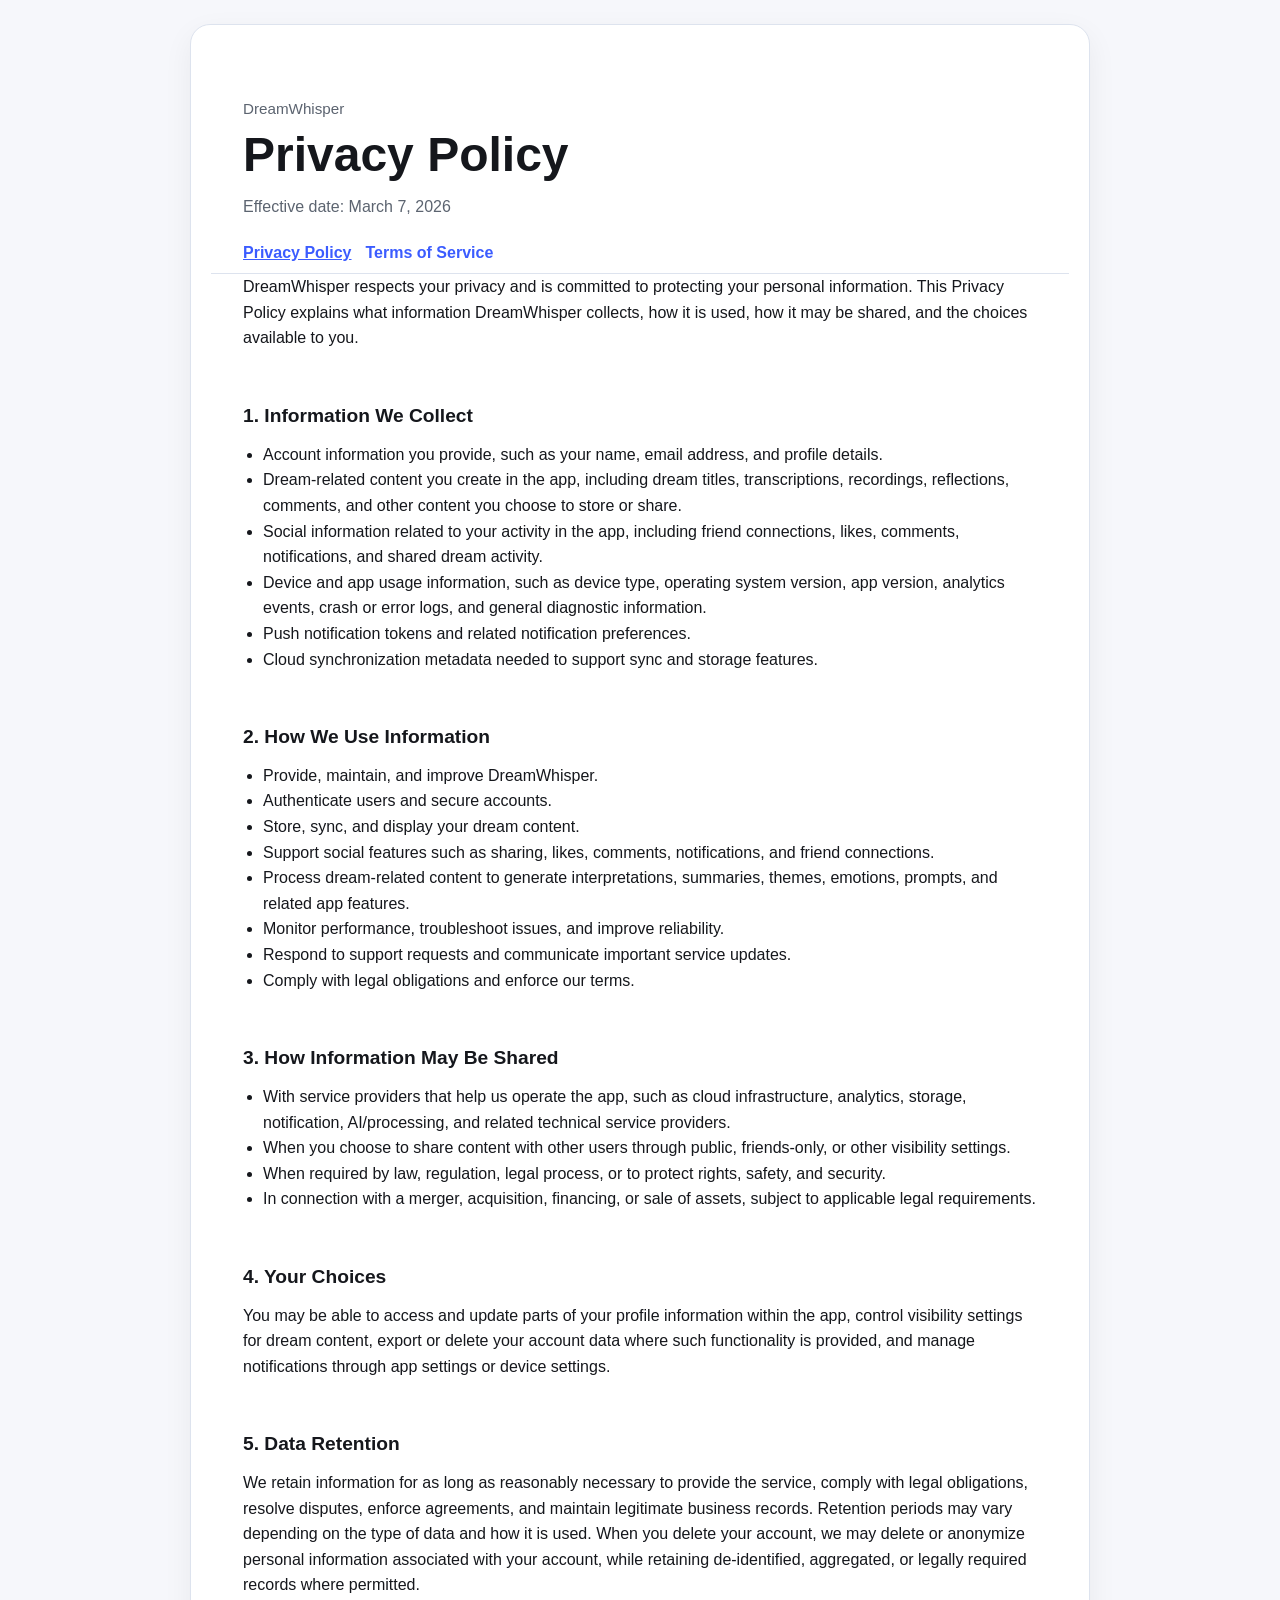
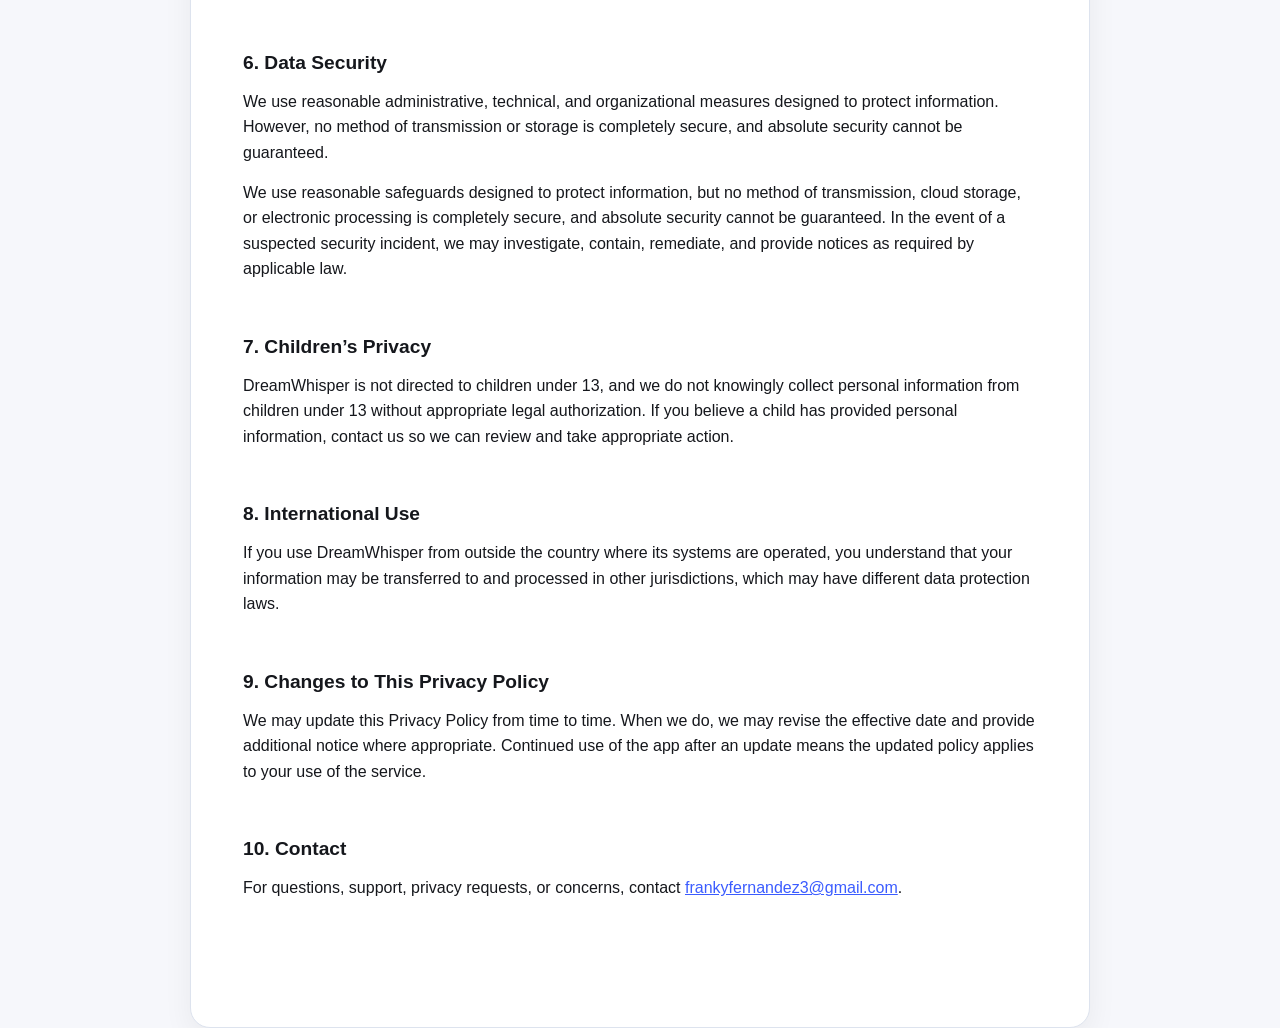
<file: index.html>
<!doctype html>
<html lang="en">
<head>
  <meta charset="utf-8">
  <meta name="viewport" content="width=device-width, initial-scale=1">
  <title>DreamWhisper Privacy Policy</title>
  <meta name="description" content="DreamWhisper Privacy Policy">
  <link rel="stylesheet" href="styles.css">
</head>
<body>
  <main class="container legal-doc">
    <header class="header">
      <p class="eyebrow">DreamWhisper</p>
      <h1>Privacy Policy</h1>
      <p class="meta">Effective date: March 7, 2026</p>
      <nav class="nav-links">
        <a aria-current="page" href="./index.html">Privacy Policy</a>
        <a href="./terms.html">Terms of Service</a>
      </nav>
    </header>

    <section>
      <p>DreamWhisper respects your privacy and is committed to protecting your personal information. This Privacy Policy explains what information DreamWhisper collects, how it is used, how it may be shared, and the choices available to you.</p>
    </section>

    <section>
      <h2>1. Information We Collect</h2>
      <ul>
        <li>Account information you provide, such as your name, email address, and profile details.</li>
        <li>Dream-related content you create in the app, including dream titles, transcriptions, recordings, reflections, comments, and other content you choose to store or share.</li>
        <li>Social information related to your activity in the app, including friend connections, likes, comments, notifications, and shared dream activity.</li>
        <li>Device and app usage information, such as device type, operating system version, app version, analytics events, crash or error logs, and general diagnostic information.</li>
        <li>Push notification tokens and related notification preferences.</li>
        <li>Cloud synchronization metadata needed to support sync and storage features.</li>
      </ul>
    </section>

    <section>
      <h2>2. How We Use Information</h2>
      <ul>
        <li>Provide, maintain, and improve DreamWhisper.</li>
        <li>Authenticate users and secure accounts.</li>
        <li>Store, sync, and display your dream content.</li>
        <li>Support social features such as sharing, likes, comments, notifications, and friend connections.</li>
        <li>Process dream-related content to generate interpretations, summaries, themes, emotions, prompts, and related app features.</li>
        <li>Monitor performance, troubleshoot issues, and improve reliability.</li>
        <li>Respond to support requests and communicate important service updates.</li>
        <li>Comply with legal obligations and enforce our terms.</li>
      </ul>
    </section>

    <section>
      <h2>3. How Information May Be Shared</h2>
      <ul>
        <li>With service providers that help us operate the app, such as cloud infrastructure, analytics, storage, notification, AI/processing, and related technical service providers.</li>
        <li>When you choose to share content with other users through public, friends-only, or other visibility settings.</li>
        <li>When required by law, regulation, legal process, or to protect rights, safety, and security.</li>
        <li>In connection with a merger, acquisition, financing, or sale of assets, subject to applicable legal requirements.</li>
      </ul>
    </section>

    <section>
      <h2>4. Your Choices</h2>
      <p>You may be able to access and update parts of your profile information within the app, control visibility settings for dream content, export or delete your account data where such functionality is provided, and manage notifications through app settings or device settings.</p>
    </section>

    <section>
      <h2>5. Data Retention</h2>
      <p>We retain information for as long as reasonably necessary to provide the service, comply with legal obligations, resolve disputes, enforce agreements, and maintain legitimate business records. Retention periods may vary depending on the type of data and how it is used. When you delete your account, we may delete or anonymize personal information associated with your account, while retaining de-identified, aggregated, or legally required records where permitted.</p>
    </section>

    <section>
      <h2>6. Data Security</h2>
      <p>We use reasonable administrative, technical, and organizational measures designed to protect information. However, no method of transmission or storage is completely secure, and absolute security cannot be guaranteed.</p>
      <p>We use reasonable safeguards designed to protect information, but no method of transmission, cloud storage, or electronic processing is completely secure, and absolute security cannot be guaranteed. In the event of a suspected security incident, we may investigate, contain, remediate, and provide notices as required by applicable law.</p>
    </section>

    <section>
      <h2>7. Children’s Privacy</h2>
      <p>DreamWhisper is not directed to children under 13, and we do not knowingly collect personal information from children under 13 without appropriate legal authorization. If you believe a child has provided personal information, contact us so we can review and take appropriate action.</p>
    </section>

    <section>
      <h2>8. International Use</h2>
      <p>If you use DreamWhisper from outside the country where its systems are operated, you understand that your information may be transferred to and processed in other jurisdictions, which may have different data protection laws.</p>
    </section>

    <section>
      <h2>9. Changes to This Privacy Policy</h2>
      <p>We may update this Privacy Policy from time to time. When we do, we may revise the effective date and provide additional notice where appropriate. Continued use of the app after an update means the updated policy applies to your use of the service.</p>
    </section>

    <section>
      <h2>10. Contact</h2>
      <p>For questions, support, privacy requests, or concerns, contact <a href="mailto:frankyfernandez3@gmail.com">frankyfernandez3@gmail.com</a>.</p>
    </section>
  </main>
</body>
</html>
</file>
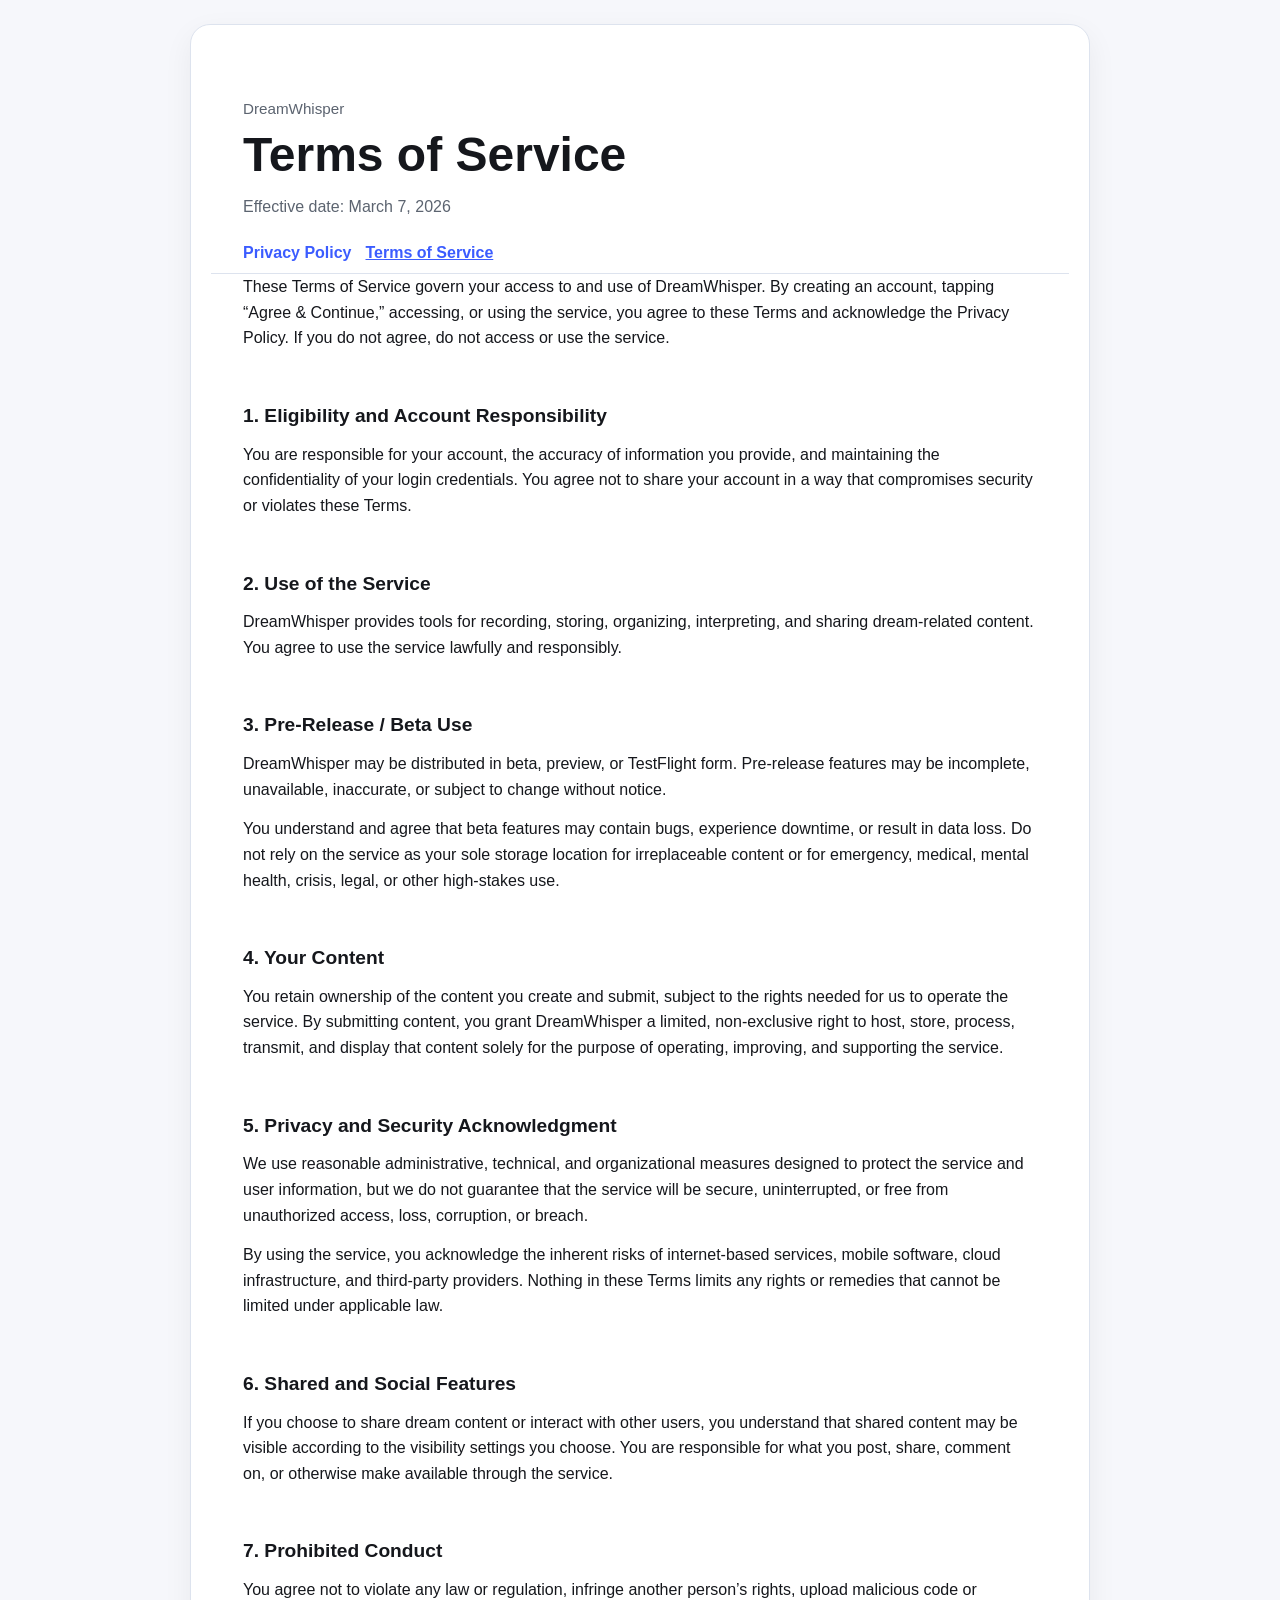
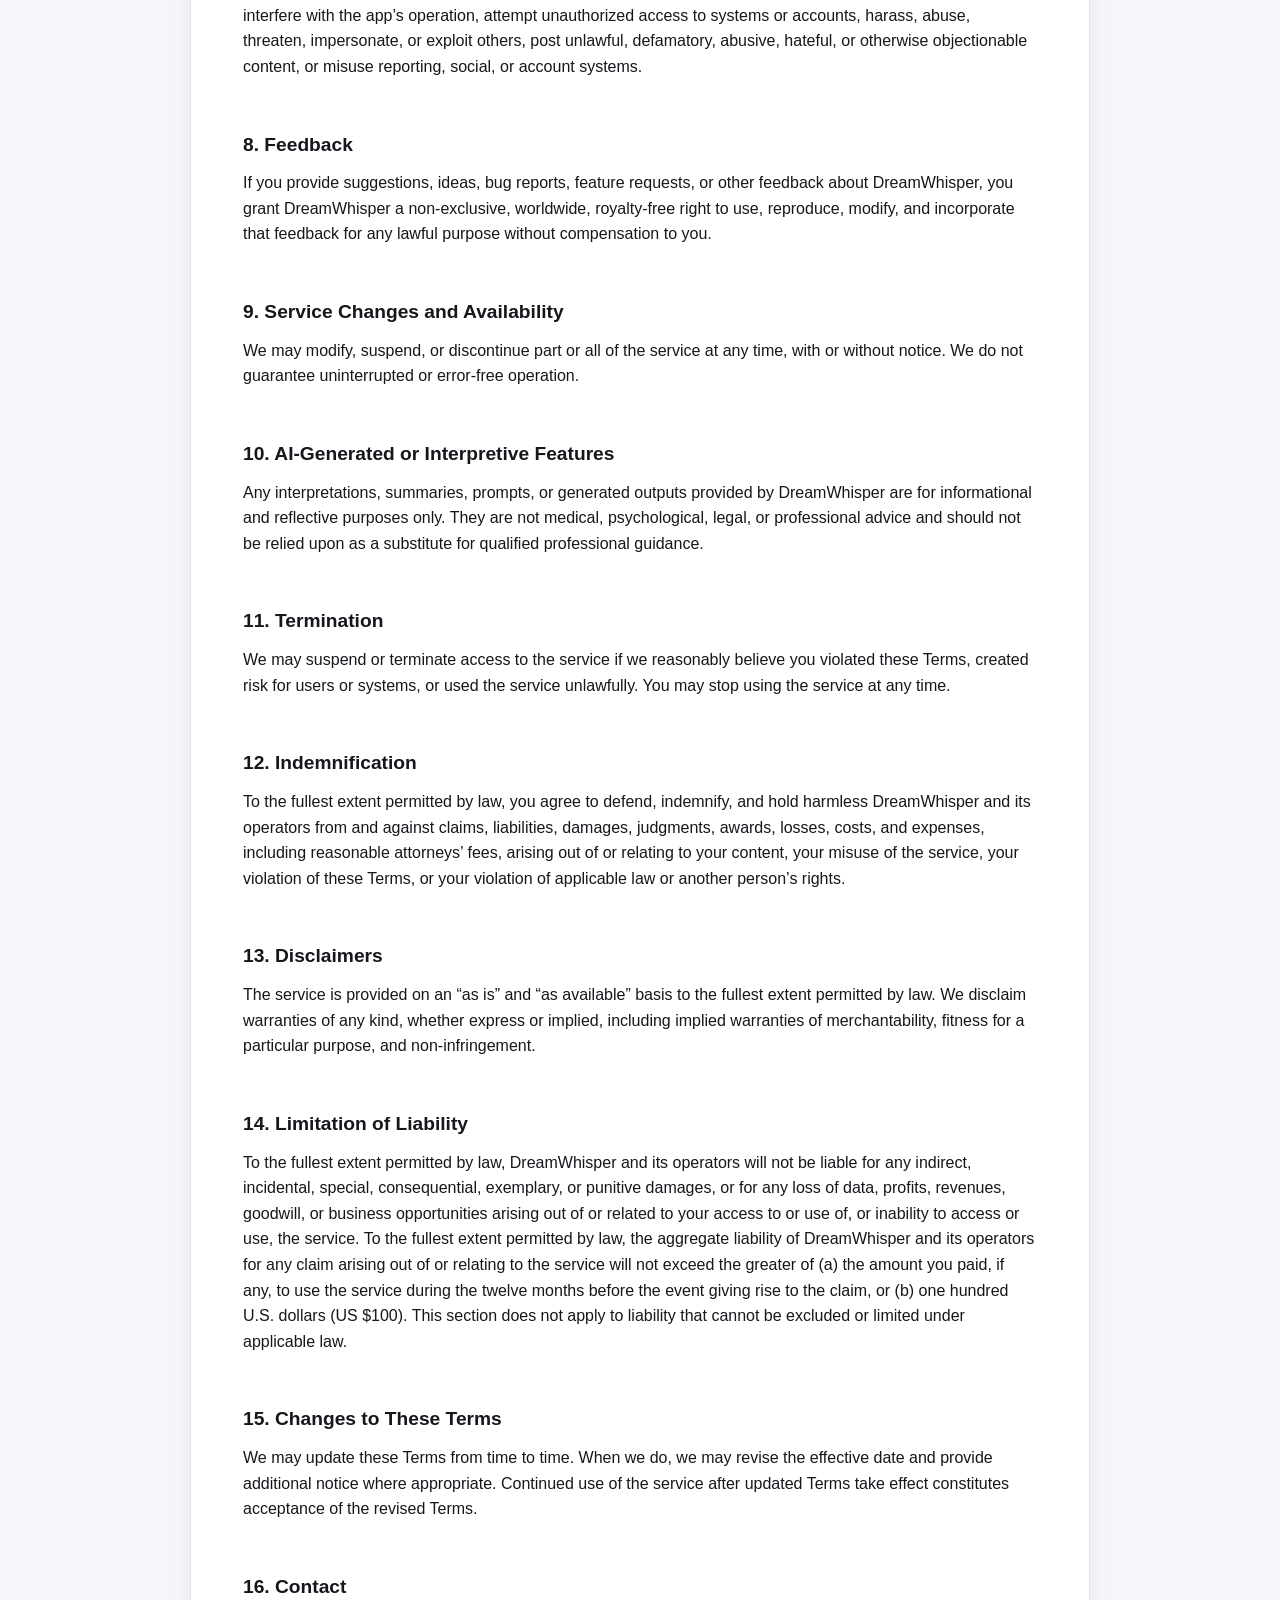
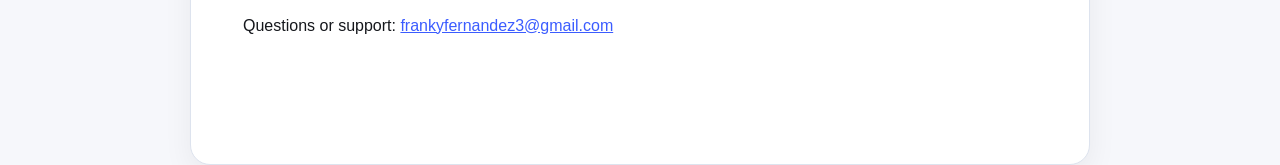
<file: terms.html>
<!doctype html>
<html lang="en">
<head>
  <meta charset="utf-8">
  <meta name="viewport" content="width=device-width, initial-scale=1">
  <title>DreamWhisper Terms of Service</title>
  <meta name="description" content="DreamWhisper Terms of Service">
  <link rel="stylesheet" href="styles.css">
</head>
<body>
  <main class="container legal-doc">
    <header class="header">
      <p class="eyebrow">DreamWhisper</p>
      <h1>Terms of Service</h1>
      <p class="meta">Effective date: March 7, 2026</p>
      <nav class="nav-links">
        <a href="./index.html">Privacy Policy</a>
        <a aria-current="page" href="./terms.html">Terms of Service</a>
      </nav>
    </header>

    <section>
      <p>These Terms of Service govern your access to and use of DreamWhisper. By creating an account, tapping “Agree &amp; Continue,” accessing, or using the service, you agree to these Terms and acknowledge the Privacy Policy. If you do not agree, do not access or use the service.</p>
    </section>

    <section>
      <h2>1. Eligibility and Account Responsibility</h2>
      <p>You are responsible for your account, the accuracy of information you provide, and maintaining the confidentiality of your login credentials. You agree not to share your account in a way that compromises security or violates these Terms.</p>
    </section>

    <section>
      <h2>2. Use of the Service</h2>
      <p>DreamWhisper provides tools for recording, storing, organizing, interpreting, and sharing dream-related content. You agree to use the service lawfully and responsibly.</p>
    </section>

    <section>
      <h2>3. Pre-Release / Beta Use</h2>
      <p>DreamWhisper may be distributed in beta, preview, or TestFlight form. Pre-release features may be incomplete, unavailable, inaccurate, or subject to change without notice.</p>
      <p>You understand and agree that beta features may contain bugs, experience downtime, or result in data loss. Do not rely on the service as your sole storage location for irreplaceable content or for emergency, medical, mental health, crisis, legal, or other high-stakes use.</p>
    </section>

    <section>
      <h2>4. Your Content</h2>
      <p>You retain ownership of the content you create and submit, subject to the rights needed for us to operate the service. By submitting content, you grant DreamWhisper a limited, non-exclusive right to host, store, process, transmit, and display that content solely for the purpose of operating, improving, and supporting the service.</p>
    </section>

    <section>
      <h2>5. Privacy and Security Acknowledgment</h2>
      <p>We use reasonable administrative, technical, and organizational measures designed to protect the service and user information, but we do not guarantee that the service will be secure, uninterrupted, or free from unauthorized access, loss, corruption, or breach.</p>
      <p>By using the service, you acknowledge the inherent risks of internet-based services, mobile software, cloud infrastructure, and third-party providers. Nothing in these Terms limits any rights or remedies that cannot be limited under applicable law.</p>
    </section>

    <section>
      <h2>6. Shared and Social Features</h2>
      <p>If you choose to share dream content or interact with other users, you understand that shared content may be visible according to the visibility settings you choose. You are responsible for what you post, share, comment on, or otherwise make available through the service.</p>
    </section>

    <section>
      <h2>7. Prohibited Conduct</h2>
      <p>You agree not to violate any law or regulation, infringe another person’s rights, upload malicious code or interfere with the app’s operation, attempt unauthorized access to systems or accounts, harass, abuse, threaten, impersonate, or exploit others, post unlawful, defamatory, abusive, hateful, or otherwise objectionable content, or misuse reporting, social, or account systems.</p>
    </section>

    <section>
      <h2>8. Feedback</h2>
      <p>If you provide suggestions, ideas, bug reports, feature requests, or other feedback about DreamWhisper, you grant DreamWhisper a non-exclusive, worldwide, royalty-free right to use, reproduce, modify, and incorporate that feedback for any lawful purpose without compensation to you.</p>
    </section>

    <section>
      <h2>9. Service Changes and Availability</h2>
      <p>We may modify, suspend, or discontinue part or all of the service at any time, with or without notice. We do not guarantee uninterrupted or error-free operation.</p>
    </section>

    <section>
      <h2>10. AI-Generated or Interpretive Features</h2>
      <p>Any interpretations, summaries, prompts, or generated outputs provided by DreamWhisper are for informational and reflective purposes only. They are not medical, psychological, legal, or professional advice and should not be relied upon as a substitute for qualified professional guidance.</p>
    </section>

    <section>
      <h2>11. Termination</h2>
      <p>We may suspend or terminate access to the service if we reasonably believe you violated these Terms, created risk for users or systems, or used the service unlawfully. You may stop using the service at any time.</p>
    </section>

    <section>
      <h2>12. Indemnification</h2>
      <p>To the fullest extent permitted by law, you agree to defend, indemnify, and hold harmless DreamWhisper and its operators from and against claims, liabilities, damages, judgments, awards, losses, costs, and expenses, including reasonable attorneys’ fees, arising out of or relating to your content, your misuse of the service, your violation of these Terms, or your violation of applicable law or another person’s rights.</p>
    </section>

    <section>
      <h2>13. Disclaimers</h2>
      <p>The service is provided on an “as is” and “as available” basis to the fullest extent permitted by law. We disclaim warranties of any kind, whether express or implied, including implied warranties of merchantability, fitness for a particular purpose, and non-infringement.</p>
    </section>

    <section>
      <h2>14. Limitation of Liability</h2>
      <p>To the fullest extent permitted by law, DreamWhisper and its operators will not be liable for any indirect, incidental, special, consequential, exemplary, or punitive damages, or for any loss of data, profits, revenues, goodwill, or business opportunities arising out of or related to your access to or use of, or inability to access or use, the service. To the fullest extent permitted by law, the aggregate liability of DreamWhisper and its operators for any claim arising out of or relating to the service will not exceed the greater of (a) the amount you paid, if any, to use the service during the twelve months before the event giving rise to the claim, or (b) one hundred U.S. dollars (US $100). This section does not apply to liability that cannot be excluded or limited under applicable law.</p>
    </section>

    <section>
      <h2>15. Changes to These Terms</h2>
      <p>We may update these Terms from time to time. When we do, we may revise the effective date and provide additional notice where appropriate. Continued use of the service after updated Terms take effect constitutes acceptance of the revised Terms.</p>
    </section>

    <section>
      <h2>16. Contact</h2>
      <p>Questions or support: <a href="mailto:frankyfernandez3@gmail.com">frankyfernandez3@gmail.com</a></p>
    </section>
  </main>
</body>
</html>
</file>
<file: styles.css>
:root {
  color-scheme: light dark;
  --bg: #f6f7fb;
  --card: #ffffff;
  --text: #15171c;
  --muted: #5c6470;
  --accent: #3b5cff;
  --border: #dde3ee;
}

@media (prefers-color-scheme: dark) {
  :root {
    --bg: #0f1116;
    --card: #171b24;
    --text: #eef2f8;
    --muted: #a4afc0;
    --accent: #8aa0ff;
    --border: #2a3140;
  }
}

* { box-sizing: border-box; }
html, body { margin: 0; padding: 0; }
body {
  font-family: -apple-system, BlinkMacSystemFont, "Segoe UI", sans-serif;
  background: var(--bg);
  color: var(--text);
  line-height: 1.6;
}
.container {
  max-width: 900px;
  margin: 0 auto;
  padding: 40px 20px 80px;
}
.legal-doc {
  background: var(--card);
  border: 1px solid var(--border);
  border-radius: 20px;
  margin-top: 24px;
  box-shadow: 0 10px 30px rgba(0,0,0,.06);
}
.header {
  padding: 32px 32px 8px;
  border-bottom: 1px solid var(--border);
}
.eyebrow {
  margin: 0 0 8px;
  font-size: 0.95rem;
  color: var(--muted);
}
h1 {
  margin: 0;
  font-size: clamp(2rem, 5vw, 3rem);
  line-height: 1.1;
}
.meta {
  margin: 12px 0 0;
  color: var(--muted);
}
.nav-links {
  display: flex;
  gap: 14px;
  flex-wrap: wrap;
  margin-top: 20px;
}
.nav-links a {
  color: var(--accent);
  text-decoration: none;
  font-weight: 600;
}
.nav-links a[aria-current="page"] {
  text-decoration: underline;
}
section {
  padding: 0 32px 8px;
}
section:last-of-type {
  padding-bottom: 32px;
}
h2 {
  margin: 28px 0 10px;
  font-size: 1.2rem;
}
p, ul { margin: 0 0 14px; }
ul { padding-left: 20px; }
a { color: var(--accent); }
</file>
